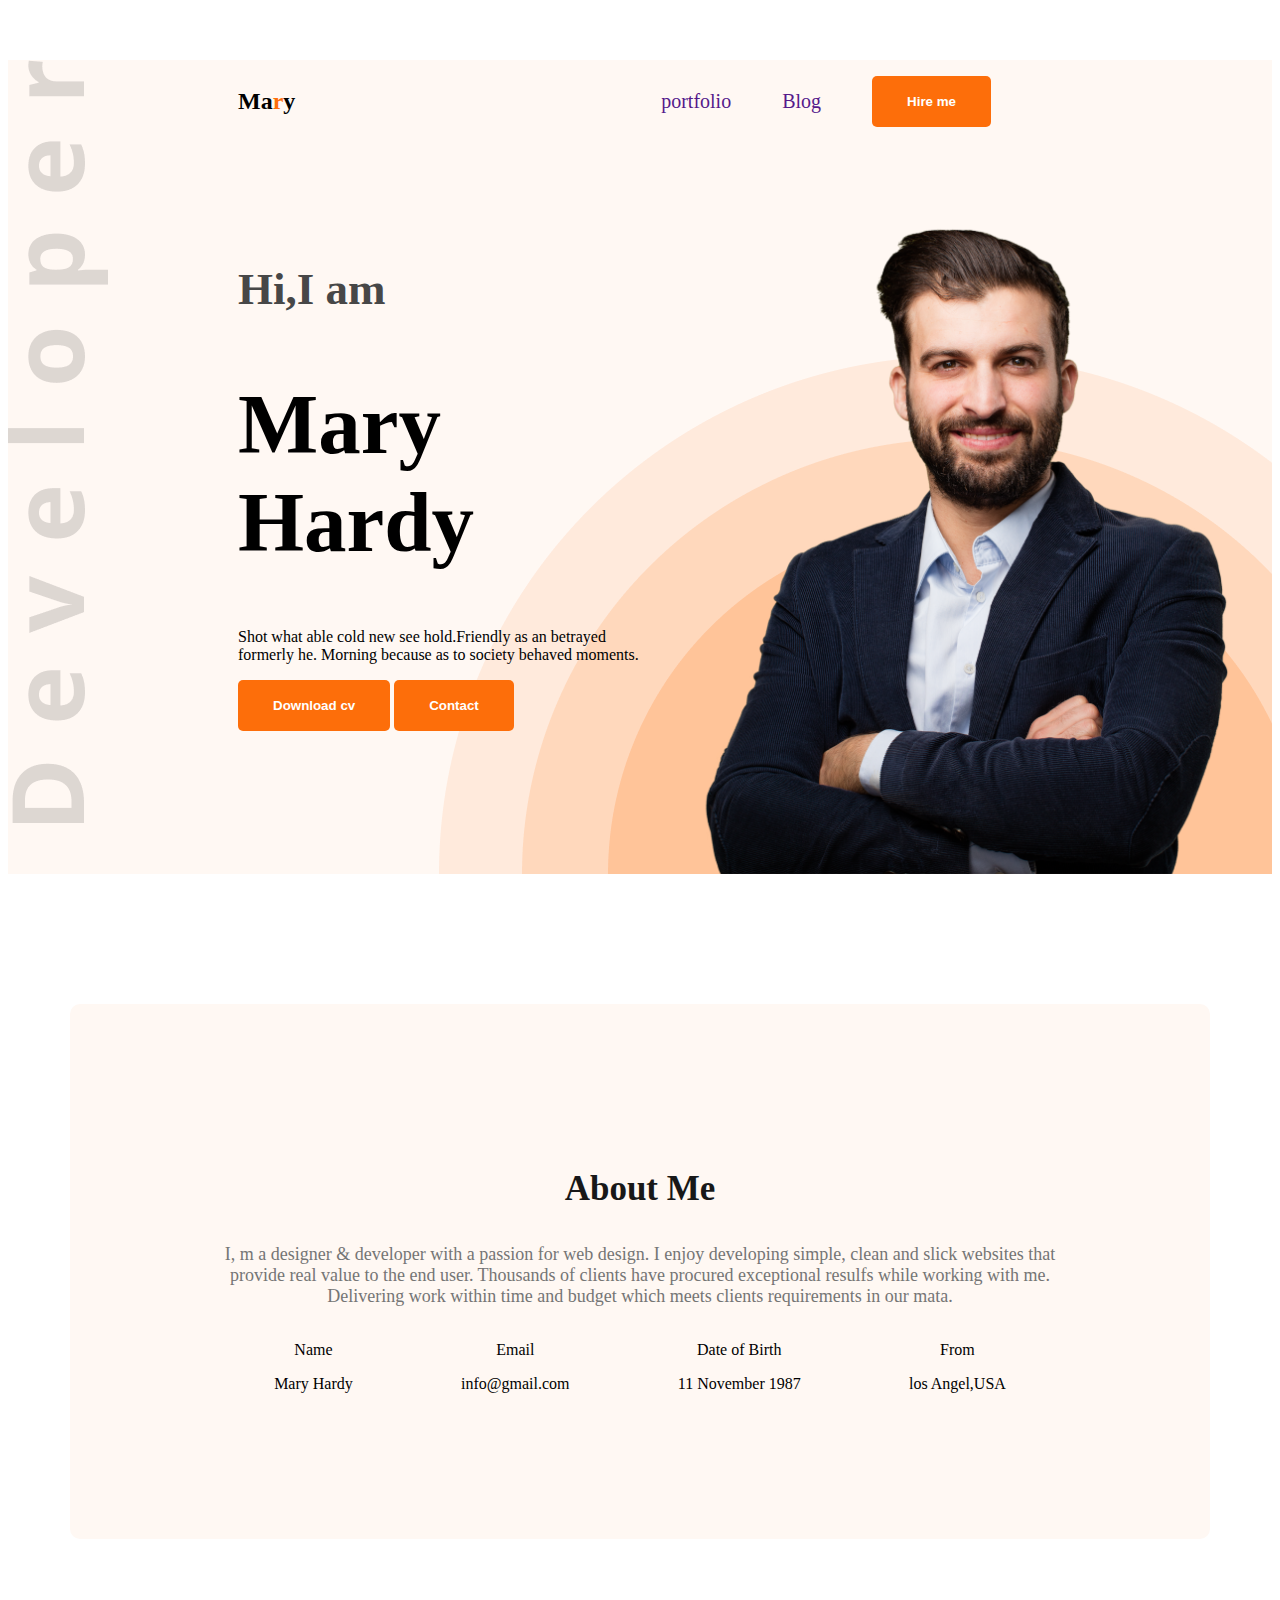
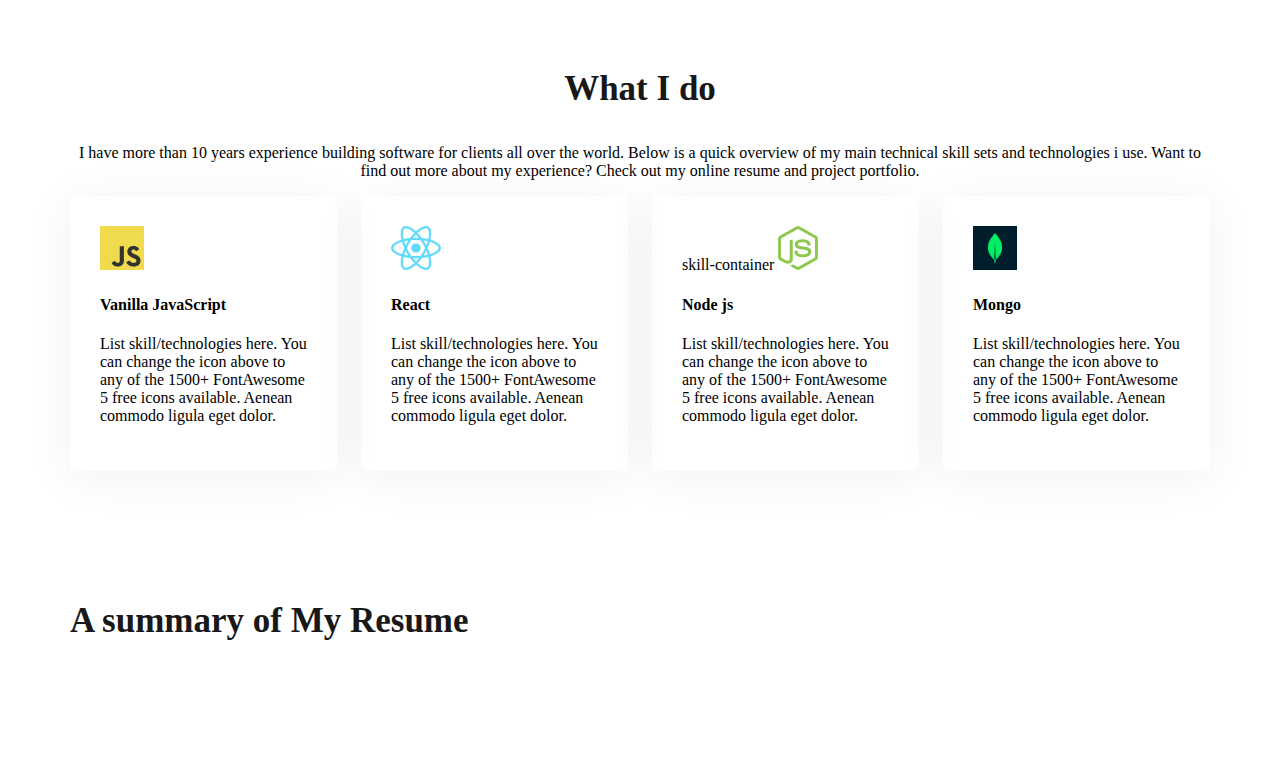
<file: practice.html>
<!DOCTYPE html>
<html lang="en">

<head>
    <meta charset="UTF-8">
    <meta name="viewport" content="width=device-width, initial-scale=1.0">
    <title>practicing</title>
    <link rel="preconnect" href="https://fonts.googleapis.com">
    <link rel="preconnect" href="https://fonts.gstatic.com" crossorigin>
    <link href="https://fonts.googleapis.com/css2?family=Open+Sans:ital,wght@0,300..800;1,300..800&display=swap"
        rel="stylesheet">
    <link rel="stylesheet" href="styce/practice.css">
</head>

<body class="open-sans-<uniquifier">
    <header class="header secondary-background">
        <nav>
            <h2 class="nav-titel">Ma<span class="text-primary">r</span>y</h2>
            <ul>
                <li><a href="">portfolio</a></li>
                <li><a href="">Blog</a></li>
                <li><a href=""><button class="btn-primary">Hire me</button></a></li>
            </ul>
        </nav>
        <div class="banner">
            <div class="banner-content">
                <h4 class="banner-greetings dark-2">Hi,I am</h3>
                    <h1 class="banner-title">Mary Hardy</h1>
                    <p class="banner-description">
                        Shot what able cold new see hold.Friendly as an betrayed formerly he.
                        Morning because as to society behaved moments.

                    </p>
                    <button class="btn-primary">Download cv</button>
                    <button class="btn-primary">Contact</button>
            </div>
            <img class="banner-profile-pic" src="images/hardy.png" alt="">
        </div>

    </header>
    <main>
        <section class="about secondary-background ">
            <h3 class="section-title">About Me</h3>
            <p class="section-description"> I, m a designer & developer with a passion for web design. I enjoy
                developing simple, clean and slick websites that provide real value to the end user. Thousands of
                clients have procured exceptional resulfs while working with me. Delivering work within time and budget
                which meets clients requirements in our mata.
            </p>
            <div class="about-itemsss">
                <div class="about-item">
                    <p class="item-title">Name</p>
                    <p class="item-description">Mary Hardy</p>
                </div>
                <div class="about-item">
                    <p class="item-title">Email</p>
                    <p class="item-description">info@gmail.com</p>
                </div>
                <div class="about-item">
                    <p class="item-title">Date of Birth</p>
                    <p class="item-description">11 November 1987</p>
                </div>
                <div class="about-item">
                    <p class="item-title">From</p>
                    <p class="item-description">los Angel,USA</p>
                </div>



            </div>


        </section>
        <section class="skillss">
            <h3 class="section-title text-center ">What I do</h3>
            <p class="section-descrption text-center">I have more than 10 years experience building software for clients
                all over
                the world. Below is a quick overview of my main technical skill sets and technologies i use. Want to
                find out more about my experience? Check out my online resume and project portfolio.
            </p>
            <div class="skill-container">
                <div class="skill">
                    <img src="images/icons/js.png" alt="">
                    <h4 class="skill-title">Vanilla JavaScript</h4>
                    <p class="skill-description">List skill/technologies here. You can change the icon above to any of
                        the 1500+ FontAwesome 5 free icons available. Aenean commodo ligula eget dolor.
                    </p>
                </div>
                <div class="skill">
                    <img src="images/icons/react.png" alt="">
                    <h4 class="skill-title">React</h4>
                    <p class="skill-description">List skill/technologies here. You can change the icon above to any of
                        the 1500+ FontAwesome 5 free icons available. Aenean commodo ligula eget dolor.
                    </p>
                </div>
                <div class="skill">skill-container
                    <img src="images/icons/nodejs.png" alt="">
                    <h4 class="skill-title">Node js</h4>
                    <p class="skill-description">List skill/technologies here. You can change the icon above to any of
                        the 1500+ FontAwesome 5 free icons available. Aenean commodo ligula eget dolor.
                    </p>
                </div>
                <div class="skill">
                    <img src="images/icons/mongo.png" alt="">
                    <h4 class="skill-title">Mongo</h4>
                    <p class="skill-description">List skill/technologies here. You can change the icon above to any of
                        the 1500+ FontAwesome 5 free icons available. Aenean commodo ligula eget dolor.
                    </p>
                </div>

            </div>
        </section>
        <section class="resume">
            <h3 class="section-title">A summary of My Resume </h3>
            

        </section>

    </main>
    <footer>

    </footer>
</body>

</html>
</file>
<file: styce/practice.css>
.open-sans-<uniquifier> {
  font-family: "Open Sans", sans-serif;
  font-optical-sizing: auto;
  font-weight: <weight>;
  font-style: normal;
  font-variation-settings:
    "wdth" 100;
}
.secondary-background{
    background-color: #FFF8F3;
}
.text-primary{
    color: #fD6E0A;
}
.dark-2{
    color: #474747;
}
nav{
    display: flex;
    justify-content: space-between;
    align-items: center;
    margin: 60px 200px;
    padding: 0 30px;
}

nav ul{
    display: flex;
    align-items: center;
    
}
nav ul li{
    list-style: none;
    margin-right: 51px;
}
nav ul li a{
    text-decoration: none;
    font-size: 20px;
}
.nav-title{
    font-weight: 800;
    font-size: 45px;
}
.btn-primary{
    background-color: #fD6E0A;
    font-weight: bold;
    color: white;
    border: none;
    padding: 18px 35px;
    border-radius: 5px;
}
.header{
    background-image: url('../images/developer.png') , url('../images/header_bg.png');

    background-repeat: no-repeat;
    background-position: top left,bottom right;
}
.banner{
    display: flex;
    justify-content: space-between;
    margin: 0 35px 0 230px;
}
.banner-content{
   
    max-width: 580px;
}
    
.banner-greetings{
    font-size: 45px;
    font-weight: 600;

}
.banner-title{
    font-weight: bold;
    font-size: 85px;
}
.banner-profile-pic{
    width: 580px;
}
.banner-description{

}
.section-title{
    font-size: 35px;
    font-weight: bold;
    color: #181818;
}
.section-description{
    font-size: 18px;
    color: #757575;
}
.about{
    border-radius: 10px;
    padding: 130px 150px;
    text-align: center;
    margin-top: 130px;
}
main section{
    margin-top: 130px;
    margin-bottom: 130px;

}
main{
    max-width: 1140px;
    margin: 0 auto;
}
.about-itemsss{
    display: flex;
    justify-content: space-around;
}
.item-description-{
    font-weight: bold;
}
.text-center{
    text-align: center;
}
.skillss{

}
.skill-container{
    display: flex;
    gap:24px;

}
.skill{
    padding: 30px;
    box-shadow: 0 6px 50px 0 rgba(0,0,0,0.06);
    border-radius: 5px;

}
</file>
